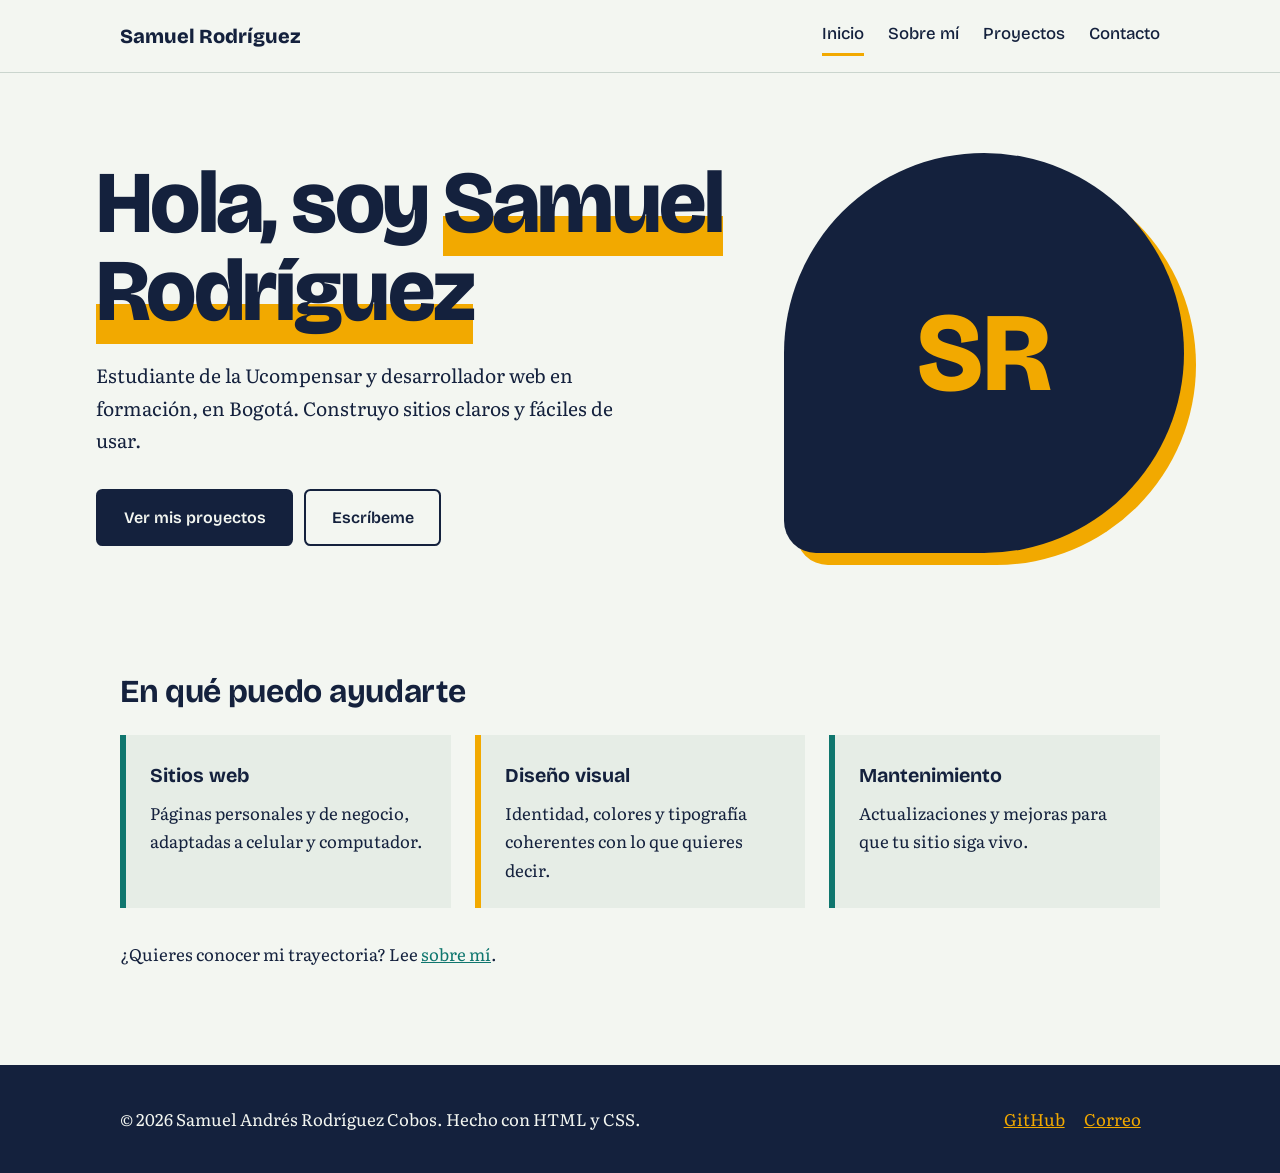
<file: index.html>
<!DOCTYPE html>
<html lang="es">
<head>
<meta charset="UTF-8">
<meta name="viewport" content="width=device-width, initial-scale=1">
<title>Inicio | Samuel Andrés Rodríguez Cobos</title>
<meta name="description" content="Portafolio de Samuel Andrés Rodríguez Cobos, estudiante y desarrollador web en Bogotá">
<link rel="preconnect" href="https://fonts.googleapis.com">
<link rel="preconnect" href="https://fonts.gstatic.com" crossorigin>
<link href="https://fonts.googleapis.com/css2?family=Bricolage+Grotesque:wght@500;600;800&family=Literata:ital,wght@0,400;0,600;1,400&display=swap" rel="stylesheet">
<link rel="stylesheet" href="css/styles.css">
</head>
<body>
<header><div class="wrap">
<a class="logo" href="index.html">Samuel Rodríguez</a>
<nav aria-label="Principal">
<a href="index.html" aria-current="page">Inicio</a>
<a href="sobre-mi.html">Sobre mí</a>
<a href="proyectos.html">Proyectos</a>
<a href="contacto.html">Contacto</a>
</nav></div></header>
<main>
<div class="wrap hero">
<div>
<h1>Hola, soy <span>Samuel Rodríguez</span></h1>
<p>Estudiante de la Ucompensar y desarrollador web en formación, en Bogotá. Construyo sitios claros y fáciles de usar.</p>
<a class="btn" href="proyectos.html">Ver mis proyectos</a>
<a class="btn alt" href="contacto.html">Escríbeme</a>
</div>
<div class="retrato" aria-hidden="true">SR</div>
</div>
<section><div class="wrap">
<h2>En qué puedo ayudarte</h2>
<div class="rejilla">
<div class="item"><h3>Sitios web</h3><p>Páginas personales y de negocio, adaptadas a celular y computador.</p></div>
<div class="item"><h3>Diseño visual</h3><p>Identidad, colores y tipografía coherentes con lo que quieres decir.</p></div>
<div class="item"><h3>Mantenimiento</h3><p>Actualizaciones y mejoras para que tu sitio siga vivo.</p></div>
</div>
<p style="margin-top:2rem">¿Quieres conocer mi trayectoria? Lee <a href="sobre-mi.html">sobre mí</a>.</p>
</div></section>
</main>
<footer><div class="wrap">
<p>© 2026 Samuel Andrés Rodríguez Cobos. Hecho con HTML y CSS.</p>
<p><a href="https://github.com/Sarc2212" target="_blank" rel="noopener">GitHub</a><a href="mailto:tucorreo@ejemplo.com">Correo</a></p>
</div></footer>
</body>
</html>
</file>
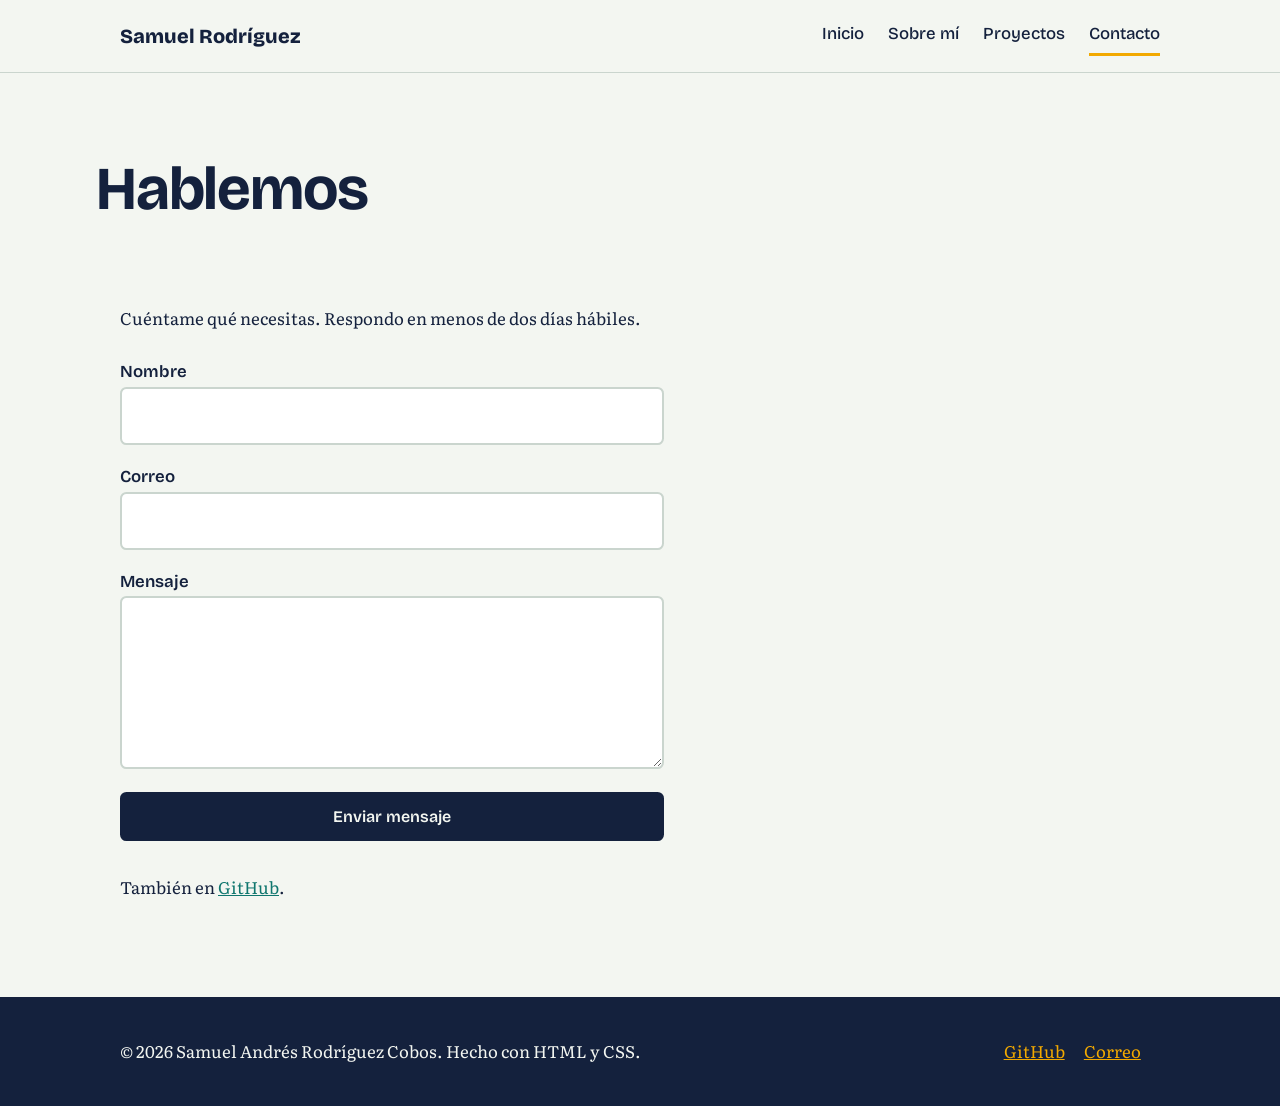
<file: contacto.html>
<!DOCTYPE html>
<html lang="es">
<head>
<meta charset="UTF-8">
<meta name="viewport" content="width=device-width, initial-scale=1">
<title>Contacto | Samuel Andrés Rodríguez Cobos</title>
<meta name="description" content="Contacta a Samuel Rodríguez para trabajar juntos">
<link rel="preconnect" href="https://fonts.googleapis.com">
<link rel="preconnect" href="https://fonts.gstatic.com" crossorigin>
<link href="https://fonts.googleapis.com/css2?family=Bricolage+Grotesque:wght@500;600;800&family=Literata:ital,wght@0,400;0,600;1,400&display=swap" rel="stylesheet">
<link rel="stylesheet" href="css/styles.css">
</head>
<body>
<header><div class="wrap">
<a class="logo" href="index.html">Samuel Rodríguez</a>
<nav aria-label="Principal">
<a href="index.html">Inicio</a>
<a href="sobre-mi.html">Sobre mí</a>
<a href="proyectos.html">Proyectos</a>
<a href="contacto.html" aria-current="page">Contacto</a>
</nav></div></header>
<main>
<div class="wrap page-title"><h1>Hablemos</h1></div>
<section><div class="wrap">
<p class="texto" style="margin-bottom:1.5rem">Cuéntame qué necesitas. Respondo en menos de dos días hábiles.</p>
<form action="mailto:tucorreo@ejemplo.com" method="post" enctype="text/plain">
<div><label for="nombre">Nombre</label><input id="nombre" name="nombre" required></div>
<div><label for="correo">Correo</label><input id="correo" name="correo" type="email" required></div>
<div><label for="mensaje">Mensaje</label><textarea id="mensaje" name="mensaje" rows="5" required></textarea></div>
<button class="btn" type="submit">Enviar mensaje</button>
</form>
<p style="margin-top:2rem">También en <a href="https://github.com/Sarc2212" target="_blank" rel="noopener">GitHub</a>.</p>
</div></section>
</main>
<footer><div class="wrap">
<p>© 2026 Samuel Andrés Rodríguez Cobos. Hecho con HTML y CSS.</p>
<p><a href="https://github.com/Sarc2212" target="_blank" rel="noopener">GitHub</a><a href="mailto:tucorreo@ejemplo.com">Correo</a></p>
</div></footer>
</body>
</html>
</file>
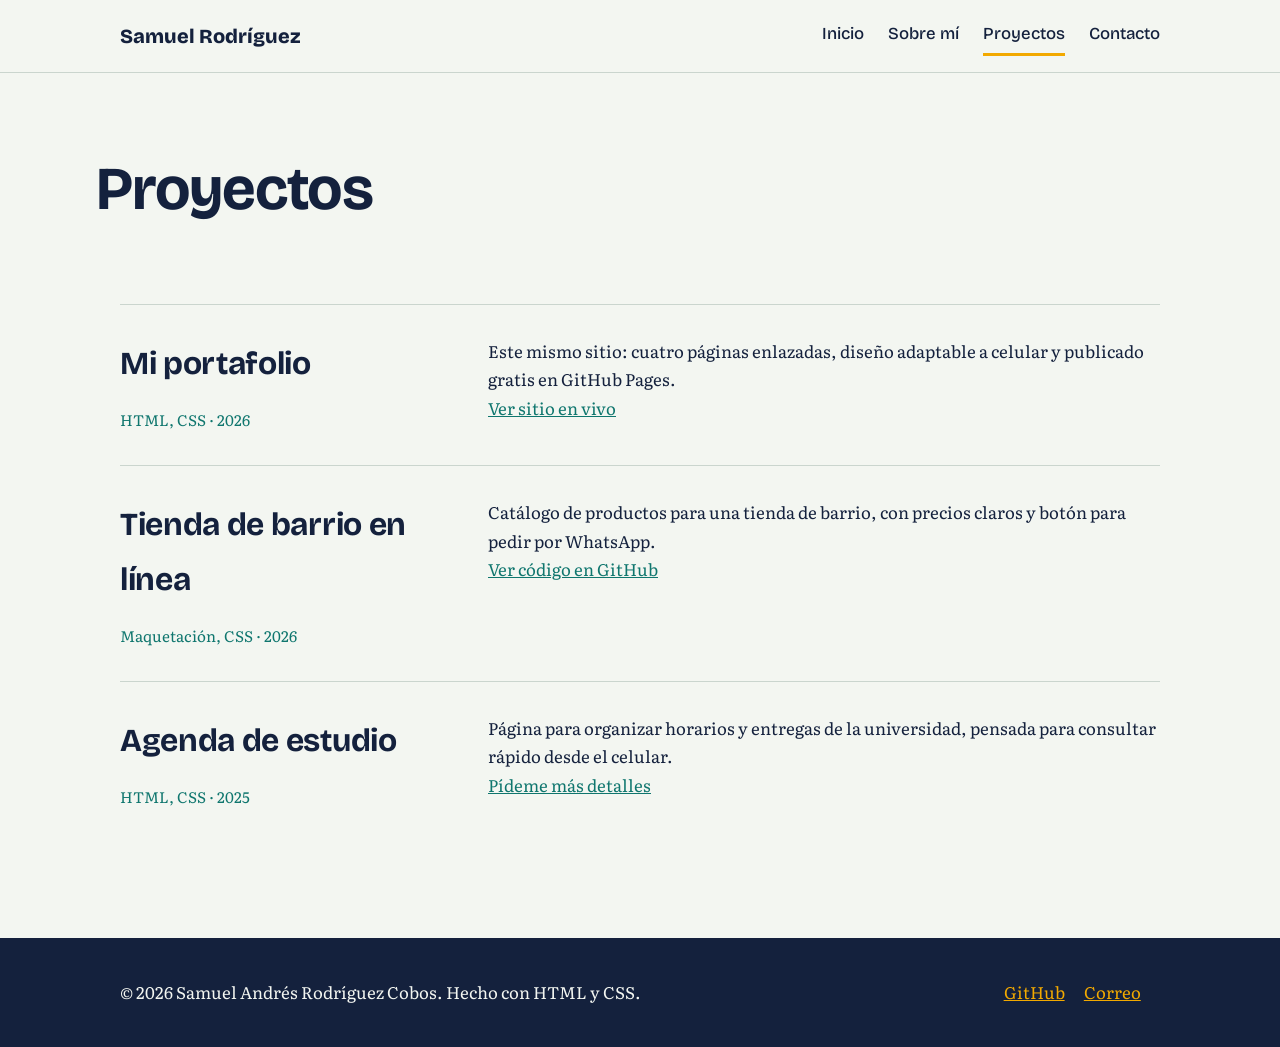
<file: proyectos.html>
<!DOCTYPE html>
<html lang="es">
<head>
<meta charset="UTF-8">
<meta name="viewport" content="width=device-width, initial-scale=1">
<title>Proyectos | Samuel Andrés Rodríguez Cobos</title>
<meta name="description" content="Proyectos y trabajos recientes de Samuel Rodríguez">
<link rel="preconnect" href="https://fonts.googleapis.com">
<link rel="preconnect" href="https://fonts.gstatic.com" crossorigin>
<link href="https://fonts.googleapis.com/css2?family=Bricolage+Grotesque:wght@500;600;800&family=Literata:ital,wght@0,400;0,600;1,400&display=swap" rel="stylesheet">
<link rel="stylesheet" href="css/styles.css">
</head>
<body>
<header><div class="wrap">
<a class="logo" href="index.html">Samuel Rodríguez</a>
<nav aria-label="Principal">
<a href="index.html">Inicio</a>
<a href="sobre-mi.html">Sobre mí</a>
<a href="proyectos.html" aria-current="page">Proyectos</a>
<a href="contacto.html">Contacto</a>
</nav></div></header>
<main>
<div class="wrap page-title"><h1>Proyectos</h1></div>
<section><div class="wrap">
<article class="proyecto">
<div><h2>Mi portafolio</h2><p class="etiquetas">HTML, CSS · 2026</p></div>
<div><p>Este mismo sitio: cuatro páginas enlazadas, diseño adaptable a celular y publicado gratis en GitHub Pages.</p><p><a href="https://sarc2212.github.io" target="_blank" rel="noopener">Ver sitio en vivo</a></p></div>
</article>
<article class="proyecto">
<div><h2>Tienda de barrio en línea</h2><p class="etiquetas">Maquetación, CSS · 2026</p></div>
<div><p>Catálogo de productos para una tienda de barrio, con precios claros y botón para pedir por WhatsApp.</p><p><a href="https://github.com/Sarc2212" target="_blank" rel="noopener">Ver código en GitHub</a></p></div>
</article>
<article class="proyecto">
<div><h2>Agenda de estudio</h2><p class="etiquetas">HTML, CSS · 2025</p></div>
<div><p>Página para organizar horarios y entregas de la universidad, pensada para consultar rápido desde el celular.</p><p><a href="contacto.html">Pídeme más detalles</a></p></div>
</article>
</div></section>
</main>
<footer><div class="wrap">
<p>© 2026 Samuel Andrés Rodríguez Cobos. Hecho con HTML y CSS.</p>
<p><a href="https://github.com/Sarc2212" target="_blank" rel="noopener">GitHub</a><a href="mailto:tucorreo@ejemplo.com">Correo</a></p>
</div></footer>
</body>
</html>
</file>
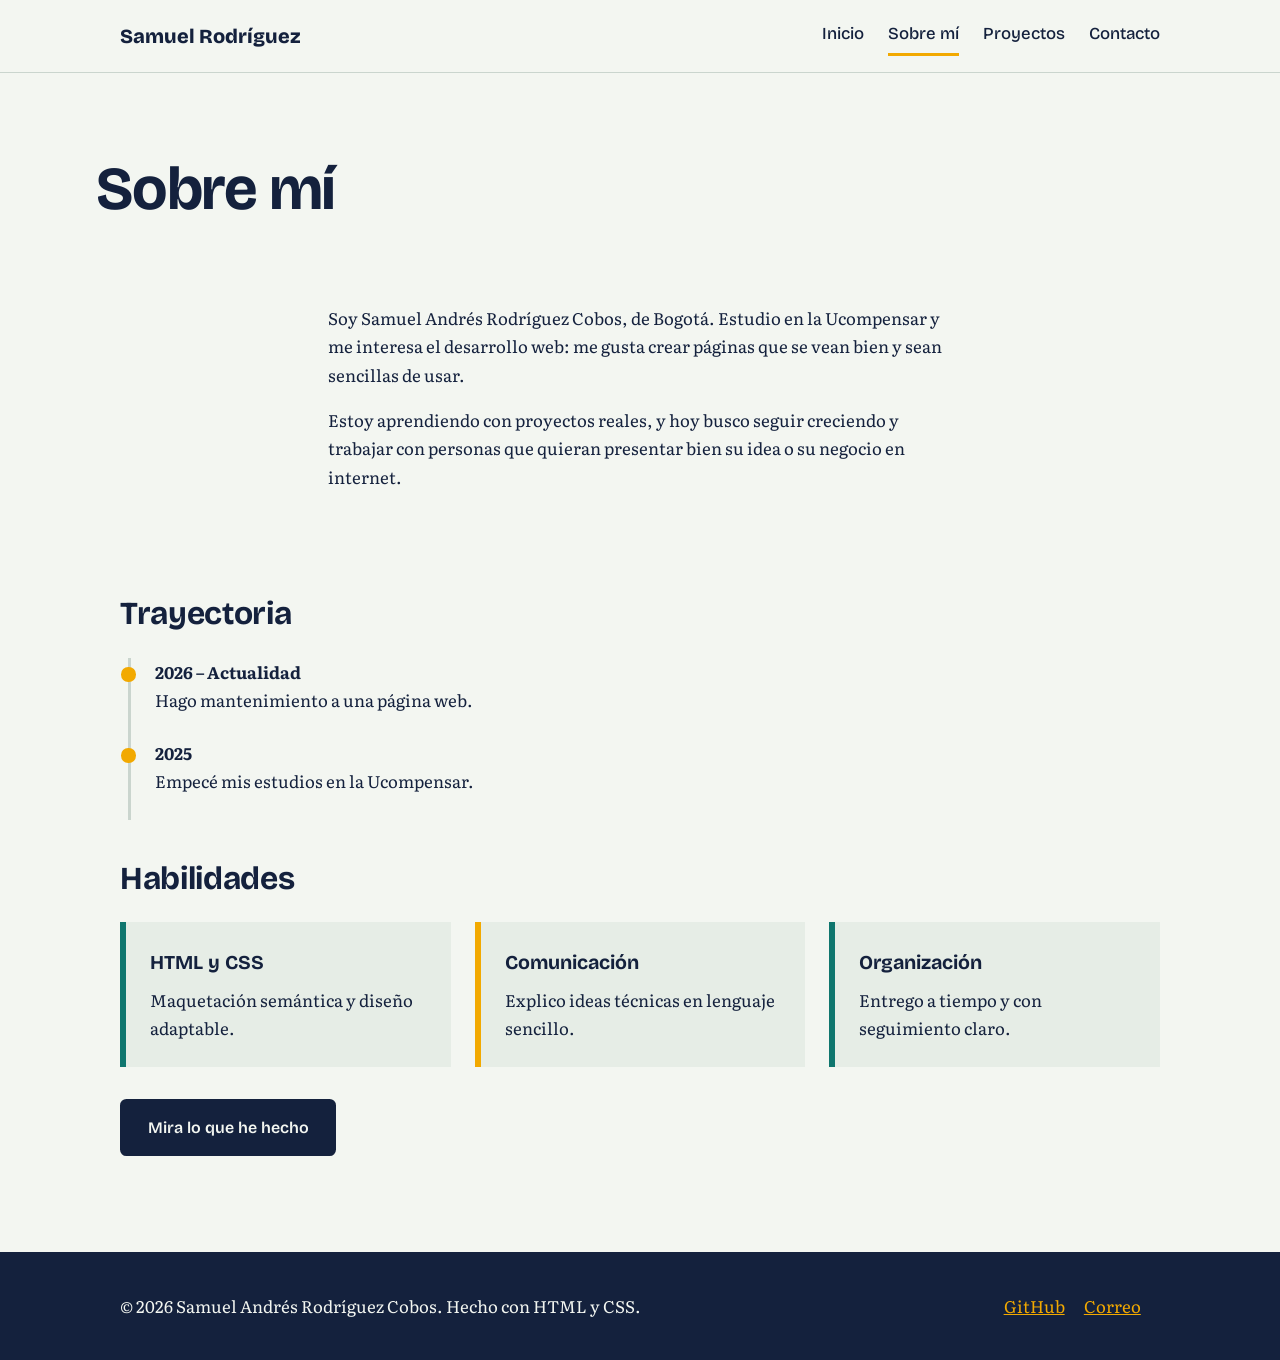
<file: sobre-mi.html>
<!DOCTYPE html>
<html lang="es">
<head>
<meta charset="UTF-8">
<meta name="viewport" content="width=device-width, initial-scale=1">
<title>Sobre mí | Samuel Andrés Rodríguez Cobos</title>
<meta name="description" content="Trayectoria, estudios y habilidades de Samuel Rodríguez">
<link rel="preconnect" href="https://fonts.googleapis.com">
<link rel="preconnect" href="https://fonts.gstatic.com" crossorigin>
<link href="https://fonts.googleapis.com/css2?family=Bricolage+Grotesque:wght@500;600;800&family=Literata:ital,wght@0,400;0,600;1,400&display=swap" rel="stylesheet">
<link rel="stylesheet" href="css/styles.css">
</head>
<body>
<header><div class="wrap">
<a class="logo" href="index.html">Samuel Rodríguez</a>
<nav aria-label="Principal">
<a href="index.html">Inicio</a>
<a href="sobre-mi.html" aria-current="page">Sobre mí</a>
<a href="proyectos.html">Proyectos</a>
<a href="contacto.html">Contacto</a>
</nav></div></header>
<main>
<div class="wrap page-title"><h1>Sobre mí</h1></div>
<section><div class="wrap texto">
<p>Soy Samuel Andrés Rodríguez Cobos, de Bogotá. Estudio en la Ucompensar y me interesa el desarrollo web: me gusta crear páginas que se vean bien y sean sencillas de usar.</p>
<p>Estoy aprendiendo con proyectos reales, y hoy busco seguir creciendo y trabajar con personas que quieran presentar bien su idea o su negocio en internet.</p>
</div></section>
<section><div class="wrap">
<h2>Trayectoria</h2>
<ul class="linea">
<li><strong>2026 – Actualidad</strong><br>Hago mantenimiento a una página web.</li>
<li><strong>2025</strong><br>Empecé mis estudios en la Ucompensar.</li>
</ul>
<h2 style="margin-top:2rem">Habilidades</h2>
<div class="rejilla">
<div class="item"><h3>HTML y CSS</h3><p>Maquetación semántica y diseño adaptable.</p></div>
<div class="item"><h3>Comunicación</h3><p>Explico ideas técnicas en lenguaje sencillo.</p></div>
<div class="item"><h3>Organización</h3><p>Entrego a tiempo y con seguimiento claro.</p></div>
</div>
<p style="margin-top:2rem"><a class="btn" href="proyectos.html">Mira lo que he hecho</a></p>
</div></section>
</main>
<footer><div class="wrap">
<p>© 2026 Samuel Andrés Rodríguez Cobos. Hecho con HTML y CSS.</p>
<p><a href="https://github.com/Sarc2212" target="_blank" rel="noopener">GitHub</a><a href="mailto:tucorreo@ejemplo.com">Correo</a></p>
</div></footer>
</body>
</html>
</file>
<file: css/styles.css>
:root{--papel:#F3F6F1;--tinta:#14213D;--oro:#F2A900;--verde:#0F766E;--linea:#CAD5CE;--suave:#E6EDE6}
*{box-sizing:border-box;margin:0}
html{scroll-behavior:smooth}
body{font-family:"Literata",Georgia,serif;line-height:1.7;color:var(--tinta);background:var(--papel);font-size:1.05rem}
h1,h2,h3,.logo,nav a,.btn{font-family:"Bricolage Grotesque",system-ui,sans-serif}
a{color:var(--verde)}
:focus-visible{outline:3px solid var(--oro);outline-offset:3px}
.wrap{max-width:68rem;margin:0 auto;padding:0 1.5rem}
header{border-bottom:1px solid var(--linea);position:sticky;top:0;background:var(--papel);z-index:5}
header .wrap{display:flex;justify-content:space-between;align-items:center;flex-wrap:wrap;gap:.5rem;padding-block:1rem}
.logo{font-weight:800;font-size:1.25rem;color:var(--tinta);text-decoration:none}
nav{display:flex;gap:1.5rem;flex-wrap:wrap}
nav a{text-decoration:none;color:var(--tinta);font-weight:500;padding-block:.25rem;border-bottom:3px solid transparent}
nav a:hover,nav a[aria-current="page"]{border-color:var(--oro)}
.hero{padding:5rem 0 4rem;display:grid;grid-template-columns:1.6fr 1fr;gap:3rem;align-items:center}
.hero h1{font-size:clamp(2.8rem,8vw,5.5rem);line-height:1;font-weight:800;letter-spacing:-.03em}
.hero h1 span{background:linear-gradient(transparent 62%,var(--oro) 62%)}
.hero p{max-width:34rem;margin:1.5rem 0 2rem;font-size:1.2rem}
.retrato{aspect-ratio:1;background:var(--tinta);color:var(--oro);display:grid;place-items:center;font:800 7rem "Bricolage Grotesque",sans-serif;border-radius:50% 50% 50% 8%;box-shadow:12px 12px 0 var(--oro)}
.btn{display:inline-block;padding:.8rem 1.6rem;background:var(--tinta);color:var(--papel);text-decoration:none;font-weight:600;border-radius:.4rem;border:2px solid var(--tinta);cursor:pointer;font-size:1rem}
.btn:hover{background:var(--oro);color:var(--tinta)}
.btn.alt{background:transparent;color:var(--tinta);margin-left:.5rem}
section{padding:3rem 0}
h2{font-size:2rem;margin-bottom:1rem;letter-spacing:-.01em}
.page-title{padding:4rem 0 1rem}
.page-title h1{font-size:clamp(2.2rem,6vw,3.8rem);letter-spacing:-.02em}
.texto{max-width:42rem}
.texto p+p{margin-top:1rem}
.rejilla{display:grid;grid-template-columns:repeat(auto-fit,minmax(15rem,1fr));gap:1.5rem}
.item{background:var(--suave);padding:1.5rem;border-left:6px solid var(--verde)}
.item:nth-child(even){border-left-color:var(--oro)}
.item h3{margin-bottom:.4rem}
.proyecto{display:grid;grid-template-columns:1fr 2fr;gap:2rem;padding-block:2rem;border-top:1px solid var(--linea)}
.proyecto .etiquetas{color:var(--verde);font-size:.95rem}
.linea{list-style:none;padding:0;border-left:3px solid var(--linea);margin-left:.5rem}
.linea li{padding:0 0 1.5rem 1.5rem;position:relative}
.linea li::before{content:"";position:absolute;left:-.6rem;top:.6rem;width:.9rem;height:.9rem;background:var(--oro);border-radius:50%}
form{display:grid;gap:1rem;max-width:34rem}
label{font-family:"Bricolage Grotesque",sans-serif;font-weight:600}
input,textarea{width:100%;padding:.8rem;font:inherit;border:2px solid var(--linea);border-radius:.4rem;background:#fff;color:var(--tinta)}
input:focus,textarea:focus{border-color:var(--verde)}
footer{background:var(--tinta);color:var(--papel);padding:2.5rem 0;margin-top:3rem}
footer .wrap{display:flex;justify-content:space-between;flex-wrap:wrap;gap:1rem}
footer a{color:var(--oro);margin-right:1.2rem}
@media(max-width:760px){.hero,.proyecto{grid-template-columns:1fr}.retrato{max-width:14rem;font-size:5rem}.btn.alt{margin:.75rem 0 0}}
@media(prefers-reduced-motion:reduce){html{scroll-behavior:auto}}
</file>
